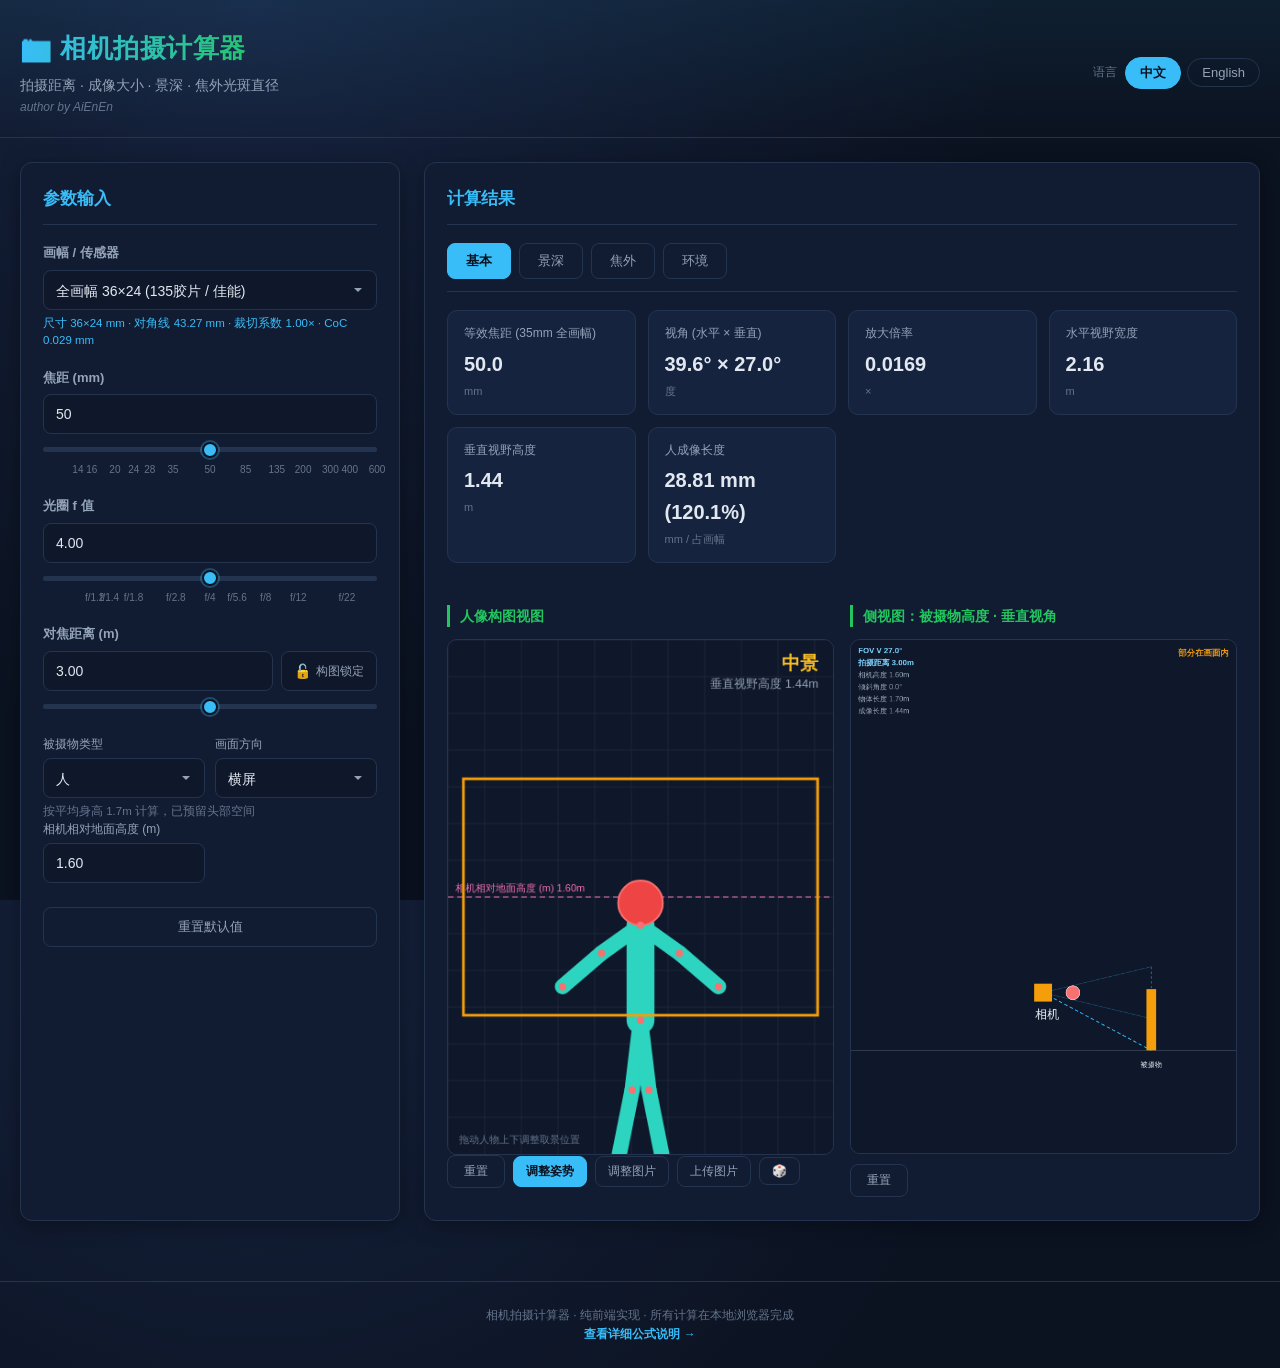
<file: index.html>
<!DOCTYPE html>
<html lang="zh-CN">
<head>
<meta charset="UTF-8">
<meta name="viewport" content="width=device-width, initial-scale=1.0">
<title>相机拍摄计算器 | Camera Calculator</title>
<link rel="stylesheet" href="css/common.css">
<link rel="stylesheet" href="css/web.css">
<link rel="stylesheet" href="css/mobile.css">
</head>
<body data-result-tab="basic" data-mode="person" data-mobile-panel="result" data-fov-lock="false">
<header class="app-header">
  <div class="header-inner">
    <div class="header-text">
      <h1 data-i18n="appTitle">📷 相机拍摄计算器</h1>
      <p class="subtitle" data-i18n="subtitle">拍摄距离 · 成像大小 · 景深 · 焦外光斑直径</p>
      <p class="author">author by AiEnEn</p>
    </div>
    <div class="lang-switch">
      <span class="lang-label" data-i18n="langLabel">语言</span>
      <button class="lang-btn active" data-lang="zh" data-i18n="langZh">中文</button>
      <button class="lang-btn" data-lang="en" data-i18n="langEn">English</button>
    </div>
  </div>
</header>

<div class="mobile-nav">
  <button class="mobile-nav-btn" id="toggleInputBtn" data-i18n="inputTitle">参数输入</button>
  <button class="mobile-nav-btn" id="toggleResultBtn" data-i18n="resultTitle">计算结果</button>
</div>

<main class="app-main">
  <div class="app-main-calc">

  <!-- ============ Input panel ============ -->
  <section class="panel panel-input" id="panelInput">
    <h2 data-i18n="inputTitle">参数输入</h2>

    <!-- Basic parameters: always visible -->
    <div class="field-group" data-group="common">
      <label for="sensor" data-i18n="sensor">画幅 / 传感器</label>
      <select id="sensor"></select>
      <div class="hint" id="sensorInfo"></div>
    </div>

    <div class="field-group" data-group="common">
      <label for="focal" data-i18n="focal">焦距 (mm)</label>
      <input type="number" id="focal" value="50" min="1" max="2000" step="0.1">
      <input type="range" id="focalRange" min="0" max="1000" step="1" value="500" class="slider">
      <div class="tick-bar" id="focalTickBar"></div>
    </div>

    <div class="field-group" data-group="common">
      <label for="aperture" data-i18n="aperture">光圈 f 值</label>
      <input type="number" id="aperture" value="4" min="0.7" max="64" step="0.1">
      <input type="range" id="apertureRange" min="0" max="1000" step="1" value="500" class="slider">
      <div class="tick-bar" id="apertureTickBar"></div>
    </div>

    <div class="field-group" data-group="common">
      <label for="distance" data-i18n="distance">对焦距离 (m)</label>
      <div class="distance-input-row">
        <input type="number" id="distance" value="3" min="0.01" max="10000" step="0.01">
        <button class="lock-btn" id="compLockBtn" type="button" aria-pressed="false" title="构图锁定">
          <span class="lock-icon" id="compLockIcon">🔓</span>
          <span data-i18n="compLock">构图锁定</span>
        </button>
      </div>
      <input type="range" id="distanceRange" min="0" max="1000" step="1" value="500" class="slider">
    </div>

    <!-- Person: collapsible section -->
    <div class="collapsible input-group" data-group="person">
      <input type="checkbox" id="acc-person" class="collapsible-toggle">
      <label for="acc-person" class="collapsible-header"><span data-i18n="personTab">人物</span></label>
      <div class="collapsible-body">
        <div class="field-group" data-group="person">
          <div class="row-2">
            <div class="subj-col">
              <label for="subjectType" data-i18n="subjectType">被摄物类型</label>
              <select id="subjectType">
                <option value="person" selected data-i18n="subjectTypePerson">人</option>
                <option value="object" data-i18n="subjectTypeObject">物体</option>
              </select>
            </div>
            <div class="subj-col" id="orientationWrap">
              <label for="orientation" data-i18n="orientation">画面方向</label>
              <select id="orientation">
                <option value="landscape" selected data-i18n="orientationLandscape">横屏</option>
                <option value="portrait" data-i18n="orientationPortrait">竖屏</option>
              </select>
            </div>
          </div>
          <div class="hint" id="personHint" data-i18n="personHeightHint">按平均身高 1.7m 计算，已预留头部空间</div>
          <div class="row-2" id="eyeHeightRow">
            <div class="subj-col">
              <label for="eyeHeight" data-i18n="eyeHeight">相机相对人眼高度 (m)</label>
              <input type="number" id="eyeHeight" value="1.6" min="0" max="3" step="0.01">
            </div>
          </div>
        </div>

        <div class="field-group" data-group="person" id="subjectSizeGroup">
          <label data-i18n="subjectSizeGroup">被摄物尺寸 (m)</label>
          <div class="row-2">
            <div class="subj-col">
              <label for="subjectWidth" class="sub-label" data-i18n="subjectWidth">水平宽度</label>
              <input type="number" id="subjectWidth" value="0.6" min="0.001" max="1000" step="0.01">
            </div>
            <div class="subj-col">
              <label for="subjectHeight" class="sub-label" data-i18n="subjectHeight">垂直高度</label>
              <input type="number" id="subjectHeight" value="1.7" min="0.001" max="1000" step="0.01">
            </div>
          </div>
          <div class="hint" data-i18n="subjectSizeHint">用于计算成像大小及构图（如人物宽 0.6m、高 1.7m）</div>
        </div>
      </div>
    </div>

    <!-- Depth of field: collapsible section -->
    <div class="collapsible input-group" data-group="dof">
      <input type="checkbox" id="acc-dof" class="collapsible-toggle">
      <label for="acc-dof" class="collapsible-header"><span data-i18n="tabDof">景深</span></label>
      <div class="collapsible-body">
        <div class="field-group" data-group="dof">
          <div class="row-2">
            <div class="subj-col">
              <label for="cocPreset" data-i18n="cocPreset">景深清晰度标准</label>
              <select id="cocPreset">
                <option value=""></option>
                <option value="normal" selected data-i18n="cocNormal">一般（标准）</option>
                <option value="loose" data-i18n="cocLoose">宽松（景深更深）</option>
                <option value="strict" data-i18n="cocStrict">严格（景深更浅）</option>
              </select>
            </div>
            <div class="subj-col">
              <label for="cocValue" data-i18n="cocValueLabel">CoC 直径 (mm)</label>
              <input type="number" id="cocValue" value="0.030" min="0.001" max="0.2" step="0.001">
            </div>
          </div>
          <div class="hint" data-i18n="cocHint">CoC 越小 = 对清晰度要求越严格，计算的景深越浅</div>
        </div>
      </div>
    </div>

    <!-- Bokeh: collapsible section -->
    <div class="collapsible input-group" data-group="bokeh">
      <input type="checkbox" id="acc-bokeh" class="collapsible-toggle">
      <label for="acc-bokeh" class="collapsible-header"><span data-i18n="tabBokeh">焦外</span></label>
      <div class="collapsible-body">
        <div class="field-group" data-group="bokeh">
          <div class="row-2">
            <div class="subj-col">
              <label for="bgOffset"><span data-i18n="bgDistance">焦外到对焦点距离 (m)</span> <span class="opt" data-i18n="optional">可选</span></label>
              <input type="number" id="bgOffset" value="7" min="-99999" max="100000" step="0.1">
            </div>
            <div class="subj-col">
              <label for="bgLightSize"><span data-i18n="bgLightSize">焦外光源实际直径 (m)</span> <span class="opt" data-i18n="optional">可选</span></label>
              <input type="number" id="bgLightSize" value="0" min="0" max="100" step="0.01">
            </div>
          </div>
          <div class="hint" data-i18n="bgDistanceHint">负值为对焦点前方（前景），正值为对焦点后方（后景）</div>
        </div>
      </div>
    </div>

    <!-- Environment (EV): collapsible section, shown only on the EV tab -->
    <div class="collapsible input-group" data-group="ev">
      <input type="checkbox" id="acc-ev" class="collapsible-toggle">
      <label for="acc-ev" class="collapsible-header"><span data-i18n="tabEv">环境</span></label>
      <div class="collapsible-body">
        <div class="field-group" data-group="ev">
          <div class="row-2">
            <div class="subj-col">
              <label for="evStabStops" data-i18n="evStabStops">防抖等级 (档)</label>
              <select id="evStabStops">
                <option value="0" selected data-i18n="evStabOff">无防抖</option>
                <option value="1">1</option>
                <option value="2">2</option>
                <option value="3">3</option>
                <option value="4">4</option>
                <option value="5">5</option>
                <option value="6">6</option>
                <option value="7">7</option>
                <option value="8">8</option>
              </select>
            </div>
            <div class="subj-col">
              <label for="evManualShutter" data-i18n="evManualShutter">手动安全快门 (1/x s)</label>
              <input type="number" id="evManualShutter" placeholder="—" min="1" max="8000" step="1">
            </div>
          </div>
          <div class="hint" data-i18n="evStabHint">安全快门 = 1/(焦距 ÷ 2^防抖档数)，且不低于 1/60 s；手动填写后优先使用手动值</div>
        </div>
        <div class="field-group" data-group="ev">
          <label for="evSafeIso" data-i18n="evSafeIsoLabel">安全 ISO</label>
          <input type="number" id="evSafeIso" value="6400" min="50" max="409600" step="50">
          <div class="hint" data-i18n="evSafeIsoHint">按画幅自动给出默认值，可手动修改</div>
        </div>
      </div>
    </div>

    <button id="resetBtn" class="btn-secondary" data-i18n="reset">重置默认值</button>
  </section>

  <!-- ============ Result panel ============ -->
  <section class="panel panel-result" id="panelResult">
    <h2 data-i18n="resultTitle">计算结果</h2>

    <div class="tab-bar">
      <button class="tab-btn active" data-tab="basic" data-i18n="tabBasic">基本</button>
      <button class="tab-btn" data-tab="dof" data-i18n="tabDof">景深</button>
      <button class="tab-btn" data-tab="bokeh" data-i18n="tabBokeh">焦外</button>
      <button class="tab-btn" data-tab="ev" data-i18n="tabEv">环境</button>
    </div>

    <!-- Basic -->
    <div class="tab-panel active" id="tab-basic">
      <div class="result-grid" id="objectCards">
        <div class="card">
          <div class="card-title" data-i18n="equivFocal">等效焦距 (35mm 全画幅)</div>
          <div class="card-value" id="rEquivFocal">—</div>
          <div class="card-unit" data-i18n="unitMm">mm</div>
        </div>
        <div class="card">
          <div class="card-title" data-i18n="fov">视角 (水平 × 垂直)</div>
          <div class="card-value" id="rFov">—</div>
          <div class="card-unit" data-i18n="unitDeg">度</div>
        </div>
        <div class="card">
          <div class="card-title" data-i18n="magnification">放大倍率</div>
          <div class="card-value" id="rMagnification">—</div>
          <div class="card-unit" data-i18n="unitTimes">×</div>
        </div>
        <div class="card">
          <div class="card-title" data-i18n="fovWidth">水平视野宽度</div>
          <div class="card-value" id="rFovWidth">—</div>
          <div class="card-unit" data-i18n="unitM">m</div>
        </div>
        <div class="card">
          <div class="card-title" data-i18n="fovHeight">垂直视野高度</div>
          <div class="card-value" id="rFovHeight">—</div>
          <div class="card-unit" data-i18n="unitM">m</div>
        </div>
        <div class="card" id="imageWidthCard">
          <div class="card-title" data-i18n="imageWidth">成像宽度</div>
          <div class="card-value" id="rImageWidth">—</div>
          <div class="card-unit" data-i18n="unitMmRatio">mm / 占画幅</div>
        </div>
        <div class="card" id="imageHeightCard">
          <div class="card-title" data-i18n="imageHeight">成像高度</div>
          <div class="card-value" id="rImageHeight">—</div>
          <div class="card-unit" data-i18n="unitMmRatio">mm / 占画幅</div>
        </div>
        <div class="card" id="personImagingCard">
          <div class="card-title" data-i18n="personImagingLength">人成像长度</div>
          <div class="card-value" id="rPersonImaging">—</div>
          <div class="card-unit" data-i18n="unitMmRatio">mm / 占画幅</div>
        </div>
      </div>

      <div class="scene-row">
        <!-- Portrait framing view (person mode only) -->
        <div class="collapsible view-details" id="personSceneWrap">
          <input type="checkbox" id="acc-person-view" class="collapsible-toggle">
          <label for="acc-person-view" class="collapsible-header"><span data-i18n="scenePersonVisual">人像构图视图</span></label>
          <div class="collapsible-body">
            <div class="visual-wrap">
              <canvas id="personCanvas" width="420" height="560"></canvas>
              <div class="person-toolbar">
                <button class="view-reset-btn" id="resetPortraitBtn" type="button" data-i18n="viewReset">重置</button>
                <button class="person-mode-btn active" type="button" data-mode="pose" data-i18n="editPose">调整姿势</button>
                <button class="person-mode-btn" type="button" data-mode="pan" data-i18n="panImage">调整图片</button>
                <button class="person-mode-btn" type="button" id="personImageUploadBtn" data-i18n="uploadImage">上传图片</button>
                <button class="person-mode-btn danger" type="button" id="removePersonImageBtn" data-i18n="removeImage" hidden>移除图片</button>
                <button class="person-mode-btn" type="button" id="randomPoseBtn" title="随机姿势">🎲</button>
                <input type="file" id="personImageInput" accept="image/*" hidden>
              </div>
            </div>
          </div>
        </div>

        <!-- Top view horizontal reference (object mode only) -->
        <div class="collapsible view-details" id="topViewWrap">
          <input type="checkbox" id="acc-top-view" class="collapsible-toggle">
          <label for="acc-top-view" class="collapsible-header"><span data-i18n="sceneTopVisual">俯视图：相机与被摄物距离</span></label>
          <div class="collapsible-body">
            <div class="visual-wrap">
              <canvas id="sceneTopCanvas" width="640" height="853"></canvas>
              <button class="view-reset-btn" id="resetTopBtn" type="button" data-i18n="viewReset">重置</button>
            </div>
          </div>
        </div>

        <!-- Side view vertical reference (shared by person and object modes) -->
        <div class="collapsible view-details" id="sideViewWrap">
          <input type="checkbox" id="acc-side-view" class="collapsible-toggle">
          <label for="acc-side-view" class="collapsible-header"><span data-i18n="sceneSideVisual">侧视图：被摄物高度 · 垂直视角</span></label>
          <div class="collapsible-body">
            <div class="visual-wrap">
              <canvas id="sceneSideCanvas" width="640" height="853"></canvas>
              <button class="view-reset-btn" id="resetSideBtn" type="button" data-i18n="viewReset">重置</button>
            </div>
          </div>
        </div>
      </div>
    </div>

    <!-- Depth of field -->
    <div class="tab-panel" id="tab-dof">
      <div class="result-grid">
        <div class="card highlight">
          <div class="card-title" data-i18n="dofTotal">总景深</div>
          <div class="card-value" id="rDofTotal">—</div>
          <div class="card-unit" data-i18n="unitM">m</div>
        </div>
        <div class="card">
          <div class="card-title" data-i18n="dofNear">前景深</div>
          <div class="card-value" id="rDofNear">—</div>
          <div class="card-unit" data-i18n="unitM">m</div>
        </div>
        <div class="card">
          <div class="card-title" data-i18n="dofFar">后景深</div>
          <div class="card-value" id="rDofFar">—</div>
          <div class="card-unit" data-i18n="unitM">m</div>
        </div>
        <div class="card">
          <div class="card-title" data-i18n="dofRange">清晰范围</div>
          <div class="card-value" id="rDofRange">—</div>
          <div class="card-unit" data-i18n="unitM">m</div>
        </div>
        <div class="card">
          <div class="card-title" data-i18n="hyperfocal">超焦距</div>
          <div class="card-value" id="rHyperfocal">—</div>
          <div class="card-unit" data-i18n="unitM">m</div>
        </div>
        <div class="card">
          <div class="card-title" data-i18n="entrancePupil">入瞳直径</div>
          <div class="card-value" id="rEntrancePupil">—</div>
          <div class="card-unit" data-i18n="unitMm">mm</div>
        </div>
        <div class="card" id="dofLevelCard">
          <div class="card-title" data-i18n="dofLevel">景深等级</div>
          <div class="card-value" id="rDofLevel">—</div>
          <div class="card-unit" id="rDofLevelUnit">—</div>
        </div>
        <div class="card" id="dofSharpCard">
          <div class="card-title" data-i18n="dofSharpRangeTitle">清晰对象</div>
          <div class="card-value" id="rDofSharp">—</div>
          <div class="card-unit" data-i18n="dofSharpUnit">按人像拍摄经验估算</div>
        </div>
      </div>

      <div class="collapsible view-details">
        <input type="checkbox" id="acc-dof-view" class="collapsible-toggle">
        <label for="acc-dof-view" class="collapsible-header"><span data-i18n="dofVisual">景深可视化</span></label>
        <div class="collapsible-body">
          <div class="visual-wrap">
            <canvas id="dofCanvas" width="900" height="240"></canvas>
            <button class="view-reset-btn" id="resetDofBtn" type="button" data-i18n="viewReset">重置</button>
          </div>
        </div>
      </div>
    </div>

    <!-- Bokeh -->
    <div class="tab-panel" id="tab-bokeh">
      <div class="result-grid">
        <div class="card highlight">
          <div class="card-title" data-i18n="bokehSensor">焦外光斑直径（传感器上）</div>
          <div class="card-value" id="rBokehSensor">—</div>
          <div class="card-unit" data-i18n="unitMm">mm</div>
        </div>
        <div class="card">
          <div class="card-title" data-i18n="bokehRatio">光斑占画幅比例</div>
          <div class="card-value" id="rBokehRatio">—</div>
          <div class="card-unit" data-i18n="unitPercent">%</div>
        </div>
        <div class="card">
          <div class="card-title" data-i18n="bokehPixels">光斑像素直径</div>
          <div class="card-value" id="rBokehPixels">—</div>
          <div class="card-unit" data-i18n="unitPx">px</div>
        </div>
        <div class="card">
          <div class="card-title" data-i18n="bokehBlur">背景模糊程度</div>
          <div class="card-value" id="rBokehBlur">—</div>
          <div class="card-unit" data-i18n="unitLevel">等级</div>
        </div>
      </div>

      <div class="collapsible view-details">
        <input type="checkbox" id="acc-bokeh-view" class="collapsible-toggle">
        <label for="acc-bokeh-view" class="collapsible-header"><span data-i18n="bokehVisual">焦外光斑预览 (3:2)</span></label>
        <div class="collapsible-body">
          <div class="visual-wrap">
            <canvas id="bokehCanvas" width="900" height="560"></canvas>
          </div>
        </div>
      </div>
    </div>

    <!-- Environment (EV) -->
    <div class="tab-panel" id="tab-ev">
      <div class="result-grid">
        <div class="card highlight">
          <div class="card-title" data-i18n="evMinCard">最暗可拍环境</div>
          <div class="card-value" id="rEvMin">—</div>
          <div class="card-unit" id="rEvMinScene">—</div>
        </div>
        <div class="card">
          <div class="card-title" data-i18n="evSafeShutterCard">安全快门</div>
          <div class="card-value" id="rEvSafeShutter">—</div>
          <div class="card-unit" id="rEvSafeIso">—</div>
        </div>
      </div>

      <div class="collapsible view-details" id="evViewWrap">
        <input type="checkbox" id="acc-ev-view" class="collapsible-toggle">
        <label for="acc-ev-view" class="collapsible-header"><span data-i18n="evViewVisual">环境适应视图</span></label>
        <div class="collapsible-body">
          <div class="visual-wrap">
            <canvas id="evCanvas" width="900" height="280"></canvas>
          </div>

          <div class="ev-combos">
            <div class="ev-combos-title" data-i18n="evCombosTitle">曝光组合</div>
            <div class="ev-combo-list" id="evComboList"></div>
            <button class="ev-add-btn" id="evAddComboBtn" type="button" data-i18n="evAddCombo">+ 添加曝光组合</button>
          </div>
        </div>
      </div>

      <div class="conclusion-box">
        <h3 class="section-title" data-i18n="evSuitableTitle">环境适应结论</h3>
        <p id="evSuitableText">—</p>
      </div>

      <div class="collapsible view-details ev-table-view">
        <input type="checkbox" id="acc-ev-table" class="collapsible-toggle">
        <label for="acc-ev-table" class="collapsible-header"><span data-i18n="evTableTitle">EV 典型环境参考表</span></label>
        <div class="collapsible-body">
          <div class="ev-table-wrap">
            <table class="ev-table" id="evTable"></table>
          </div>
        </div>
      </div>
    </div>
  </section>

  </div>
</main>

<footer class="app-footer">
  <p data-i18n="footer">相机拍摄计算器 · 纯前端实现 · 所有计算在本地浏览器完成</p>
  <p><a href="formulas.html" class="formula-link" data-i18n="formulaLink">查看详细公式说明 →</a></p>
</footer>

<script src="js/sensors.js"></script>
<script src="js/calc.js"></script>
<script src="js/i18n.js"></script>
<script src="js/data.js"></script>
<script src="js/FieldVisualizationView.js"></script>
<script src="js/BokehPreview.js"></script>
<script src="js/CameraDistanceView.js"></script>
<script src="js/EvView.js"></script>
<script src="js/stickMan.js"></script>
<script src="js/PortraitView.js"></script>
<script src="js/app.js"></script>
</body>
</html>
</file>
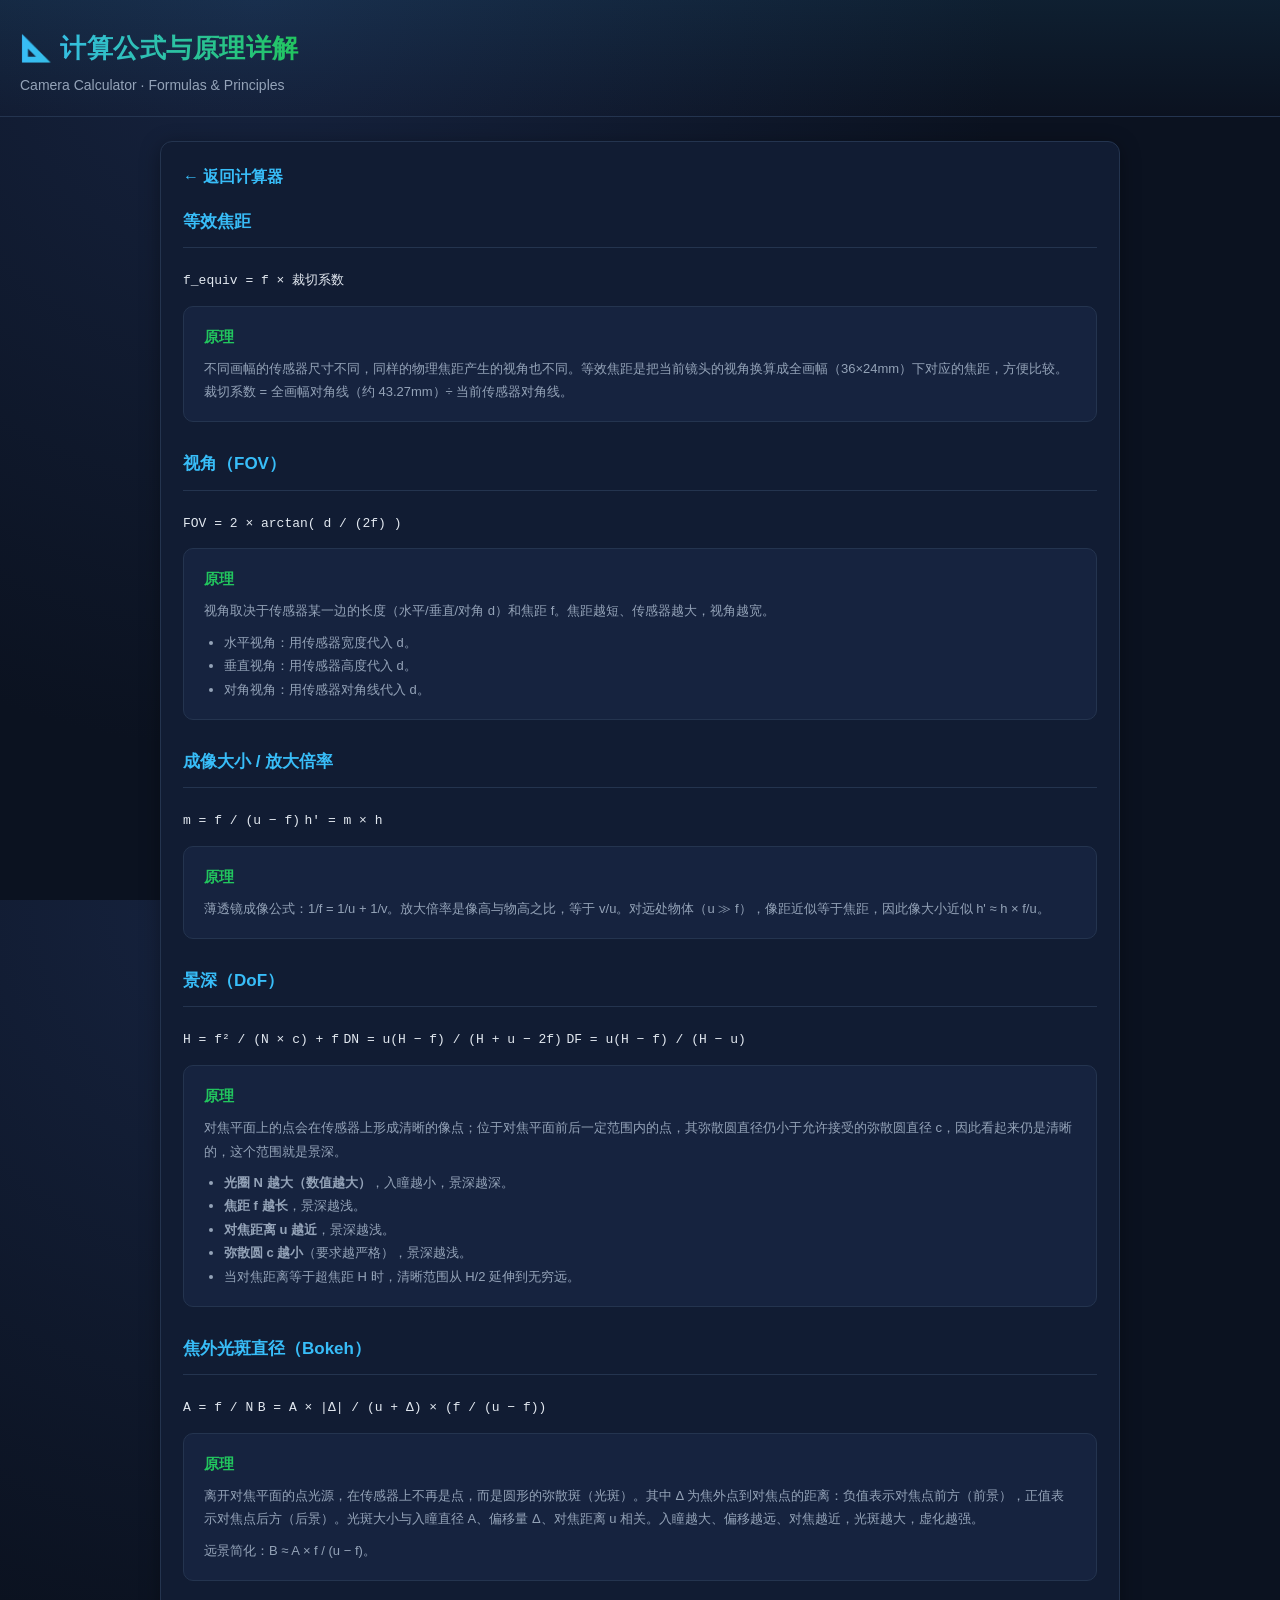
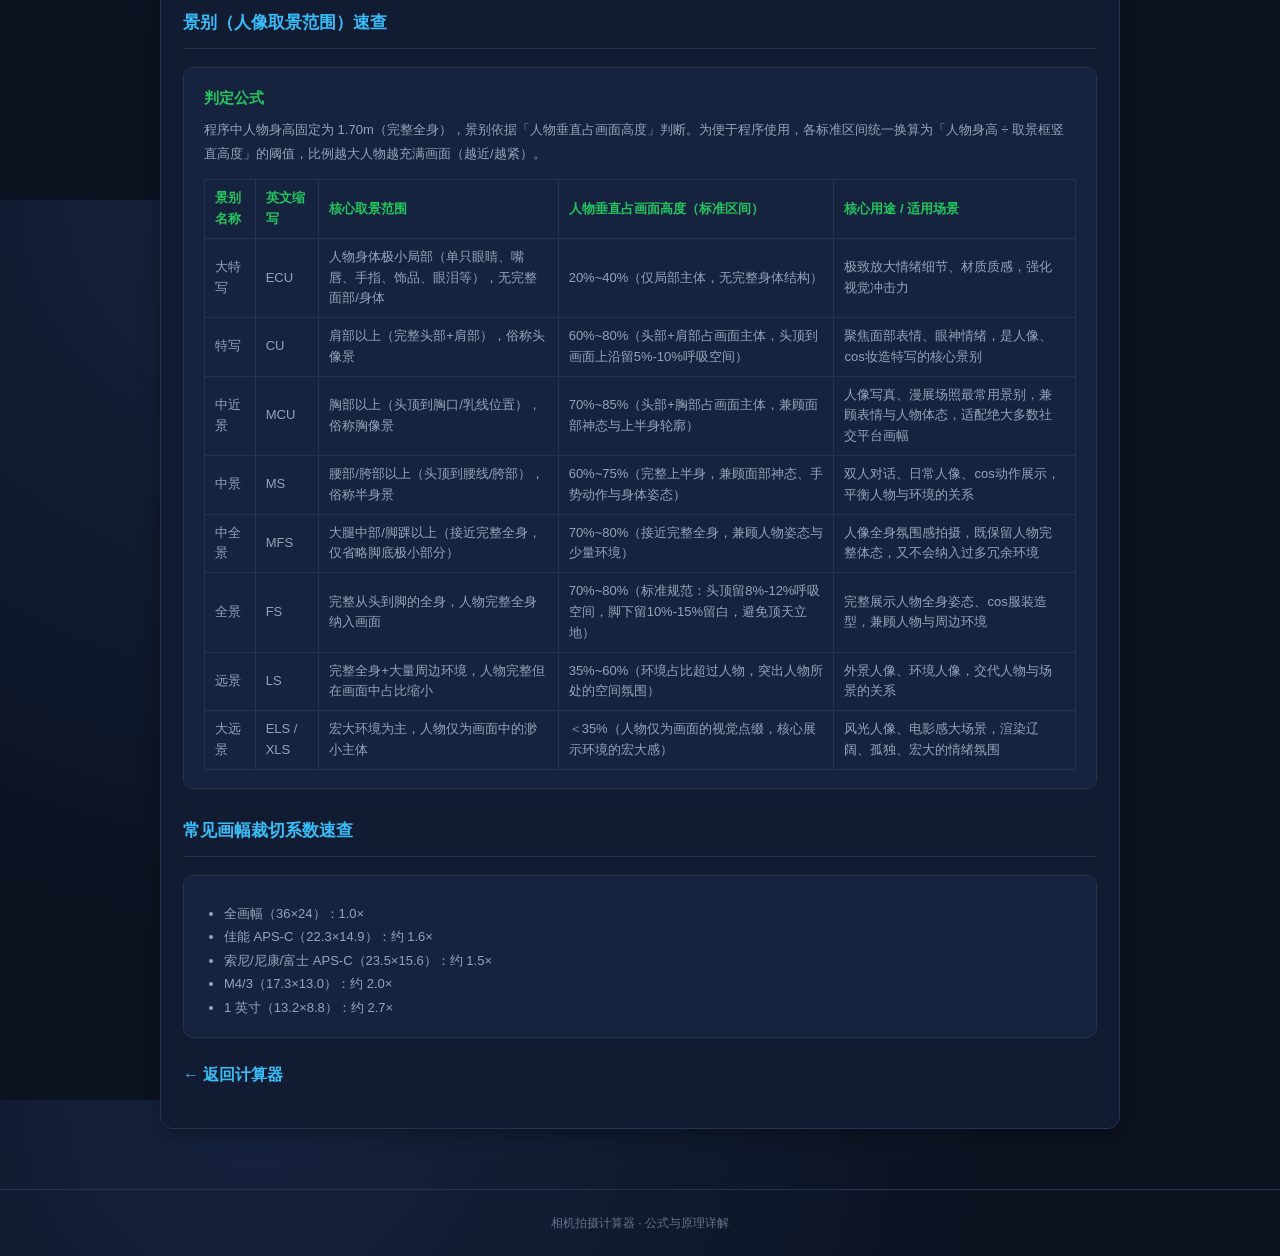
<file: formulas.html>
<!DOCTYPE html>
<html lang="zh-CN">
<head>
<meta charset="UTF-8">
<meta name="viewport" content="width=device-width, initial-scale=1.0">
<title>公式说明 | Camera Calculator</title>
<link rel="stylesheet" href="css/common.css">
<style>
  .back-link { display:inline-block; margin-bottom:18px; color:var(--accent); text-decoration:none; font-weight:600; }
  .back-link:hover { text-decoration:underline; }
  .formula-page { max-width:1000px; grid-template-columns: 1fr; }
  .principle { background:var(--panel-2); border:1px solid var(--border); border-radius:10px; padding:18px 20px; margin-top:14px; }
  .principle h3 { font-size:15px; color:var(--accent-2); margin-bottom:8px; }
  .principle p { font-size:13px; color:var(--text-dim); line-height:1.8; }
  .principle ul { margin:8px 0 0 20px; font-size:13px; color:var(--text-dim); line-height:1.8; }
  .ref-table { width:100%; border-collapse:collapse; margin-top:14px; font-size:13px; }
  .ref-table th, .ref-table td { border:1px solid var(--border); padding:8px 10px; text-align:left; color:var(--text-dim); }
  .ref-table th { background:var(--panel-2); color:var(--accent-2); font-weight:600; }
</style>
</head>
<body>
<header class="app-header">
  <div class="header-inner">
    <div class="header-text">
      <h1>📐 计算公式与原理详解</h1>
      <p class="subtitle">Camera Calculator · Formulas & Principles</p>
    </div>
  </div>
</header>

<main class="app-main formula-page">
  <section class="panel">
    <a href="index.html" class="back-link">← 返回计算器</a>
    <h2>等效焦距</h2>
    <code>f_equiv = f × 裁切系数</code>
    <div class="principle">
      <h3>原理</h3>
      <p>不同画幅的传感器尺寸不同，同样的物理焦距产生的视角也不同。等效焦距是把当前镜头的视角换算成全画幅（36×24mm）下对应的焦距，方便比较。裁切系数 = 全画幅对角线（约 43.27mm）÷ 当前传感器对角线。</p>
    </div>

    <h2 style="margin-top:28px;">视角（FOV）</h2>
    <code>FOV = 2 × arctan( d / (2f) )</code>
    <div class="principle">
      <h3>原理</h3>
      <p>视角取决于传感器某一边的长度（水平/垂直/对角 d）和焦距 f。焦距越短、传感器越大，视角越宽。</p>
      <ul>
        <li>水平视角：用传感器宽度代入 d。</li>
        <li>垂直视角：用传感器高度代入 d。</li>
        <li>对角视角：用传感器对角线代入 d。</li>
      </ul>
    </div>

    <h2 style="margin-top:28px;">成像大小 / 放大倍率</h2>
    <code>m = f / (u − f)</code>
    <code>h' = m × h</code>
    <div class="principle">
      <h3>原理</h3>
      <p>薄透镜成像公式：1/f = 1/u + 1/v。放大倍率是像高与物高之比，等于 v/u。对远处物体（u ≫ f），像距近似等于焦距，因此像大小近似 h' ≈ h × f/u。</p>
    </div>

    <h2 style="margin-top:28px;">景深（DoF）</h2>
    <code>H = f² / (N × c) + f</code>
    <code>DN = u(H − f) / (H + u − 2f)</code>
    <code>DF = u(H − f) / (H − u)</code>
    <div class="principle">
      <h3>原理</h3>
      <p>对焦平面上的点会在传感器上形成清晰的像点；位于对焦平面前后一定范围内的点，其弥散圆直径仍小于允许接受的弥散圆直径 c，因此看起来仍是清晰的，这个范围就是景深。</p>
      <ul>
        <li><strong>光圈 N 越大（数值越大）</strong>，入瞳越小，景深越深。</li>
        <li><strong>焦距 f 越长</strong>，景深越浅。</li>
        <li><strong>对焦距离 u 越近</strong>，景深越浅。</li>
        <li><strong>弥散圆 c 越小</strong>（要求越严格），景深越浅。</li>
        <li>当对焦距离等于超焦距 H 时，清晰范围从 H/2 延伸到无穷远。</li>
      </ul>
    </div>

    <h2 style="margin-top:28px;">焦外光斑直径（Bokeh）</h2>
    <code>A = f / N</code>
    <code>B = A × |Δ| / (u + Δ) × (f / (u − f))</code>
    <div class="principle">
      <h3>原理</h3>
      <p>离开对焦平面的点光源，在传感器上不再是点，而是圆形的弥散斑（光斑）。其中 Δ 为焦外点到对焦点的距离：负值表示对焦点前方（前景），正值表示对焦点后方（后景）。光斑大小与入瞳直径 A、偏移量 Δ、对焦距离 u 相关。入瞳越大、偏移越远、对焦越近，光斑越大，虚化越强。</p>
      <p style="margin-top:8px;">远景简化：B ≈ A × f / (u − f)。</p>
    </div>

    <h2 style="margin-top:28px;">景别（人像取景范围）速查</h2>
    <div class="principle">
      <h3>判定公式</h3>
      <p>程序中人物身高固定为 1.70m（完整全身），景别依据「人物垂直占画面高度」判断。为便于程序使用，各标准区间统一换算为「人物身高 ÷ 取景框竖直高度」的阈值，比例越大人物越充满画面（越近/越紧）。</p>
      <table class="ref-table">
        <thead>
          <tr>
            <th>景别名称</th>
            <th>英文缩写</th>
            <th>核心取景范围</th>
            <th>人物垂直占画面高度（标准区间）</th>
            <th>核心用途 / 适用场景</th>
          </tr>
        </thead>
        <tbody>
          <tr><td>大特写</td><td>ECU</td><td>人物身体极小局部（单只眼睛、嘴唇、手指、饰品、眼泪等），无完整面部/身体</td><td>20%~40%（仅局部主体，无完整身体结构）</td><td>极致放大情绪细节、材质质感，强化视觉冲击力</td></tr>
          <tr><td>特写</td><td>CU</td><td>肩部以上（完整头部+肩部），俗称头像景</td><td>60%~80%（头部+肩部占画面主体，头顶到画面上沿留5%-10%呼吸空间）</td><td>聚焦面部表情、眼神情绪，是人像、cos妆造特写的核心景别</td></tr>
          <tr><td>中近景</td><td>MCU</td><td>胸部以上（头顶到胸口/乳线位置），俗称胸像景</td><td>70%~85%（头部+胸部占画面主体，兼顾面部神态与上半身轮廓）</td><td>人像写真、漫展场照最常用景别，兼顾表情与人物体态，适配绝大多数社交平台画幅</td></tr>
          <tr><td>中景</td><td>MS</td><td>腰部/胯部以上（头顶到腰线/胯部），俗称半身景</td><td>60%~75%（完整上半身，兼顾面部神态、手势动作与身体姿态）</td><td>双人对话、日常人像、cos动作展示，平衡人物与环境的关系</td></tr>
          <tr><td>中全景</td><td>MFS</td><td>大腿中部/脚踝以上（接近完整全身，仅省略脚底极小部分）</td><td>70%~80%（接近完整全身，兼顾人物姿态与少量环境）</td><td>人像全身氛围感拍摄，既保留人物完整体态，又不会纳入过多冗余环境</td></tr>
          <tr><td>全景</td><td>FS</td><td>完整从头到脚的全身，人物完整全身纳入画面</td><td>70%~80%（标准规范：头顶留8%-12%呼吸空间，脚下留10%-15%留白，避免顶天立地）</td><td>完整展示人物全身姿态、cos服装造型，兼顾人物与周边环境</td></tr>
          <tr><td>远景</td><td>LS</td><td>完整全身+大量周边环境，人物完整但在画面中占比缩小</td><td>35%~60%（环境占比超过人物，突出人物所处的空间氛围）</td><td>外景人像、环境人像，交代人物与场景的关系</td></tr>
          <tr><td>大远景</td><td>ELS / XLS</td><td>宏大环境为主，人物仅为画面中的渺小主体</td><td>＜35%（人物仅为画面的视觉点缀，核心展示环境的宏大感）</td><td>风光人像、电影感大场景，渲染辽阔、孤独、宏大的情绪氛围</td></tr>
        </tbody>
      </table>
    </div>

    <h2 style="margin-top:28px;">常见画幅裁切系数速查</h2>
    <div class="principle">
      <ul>
        <li>全画幅（36×24）：1.0×</li>
        <li>佳能 APS-C（22.3×14.9）：约 1.6×</li>
        <li>索尼/尼康/富士 APS-C（23.5×15.6）：约 1.5×</li>
        <li>M4/3（17.3×13.0）：约 2.0×</li>
        <li>1 英寸（13.2×8.8）：约 2.7×</li>
      </ul>
    </div>

    <p style="margin-top:24px;"><a href="index.html" class="back-link">← 返回计算器</a></p>
  </section>
</main>

<footer class="app-footer">
  <p>相机拍摄计算器 · 公式与原理详解</p>
</footer>
</body>
</html>
</file>
<file: css/common.css>
/* ============================================================
   common.css
   Shared styles: theme variables, base typography and component
   look-and-feel for all viewports. Layout and panel visibility are
   handled by web.css / mobile.css; logical state is driven by the
   <body data-*=""> attributes (JS only writes those attributes).
   ============================================================ */

:root {
  --bg: #0b1220;
  --bg-2: #0f172a;
  --panel: #111c33;
  --panel-2: #16233f;
  --border: #24344f;
  --text: #e2e8f0;
  --text-dim: #94a3b8;
  --text-mute: #64748b;
  --accent: #38bdf8;
  --accent-2: #22c55e;
  --accent-warm: #f59e0b;
  --danger: #f87171;
  --radius: 12px;
  --shadow: 0 4px 20px rgba(0, 0, 0, 0.35);
}

* {
  box-sizing: border-box;
  margin: 0;
  padding: 0;
}

[hidden] {
  display: none !important;
}

html, body {
  height: 100%;
}

body {
  font-family: -apple-system, BlinkMacSystemFont, "Segoe UI", "PingFang SC",
    "Hiragino Sans GB", "Microsoft YaHei", sans-serif;
  background: radial-gradient(circle at 20% 0%, #16233f 0%, var(--bg) 55%);
  color: var(--text);
  line-height: 1.6;
  min-height: 100vh;
  -webkit-font-smoothing: antialiased;
}

/* ---------- Header ---------- */
.app-header {
  padding: 28px 20px 20px;
  border-bottom: 1px solid var(--border);
  background: linear-gradient(180deg, rgba(56, 189, 248, 0.08), transparent);
}

.header-inner {
  max-width: 1400px;
  margin: 0 auto;
  display: flex;
  flex-wrap: wrap;
  align-items: center;
  justify-content: space-between;
  gap: 16px;
}

.app-header h1 {
  font-size: 26px;
  font-weight: 700;
  letter-spacing: 0.5px;
  background: linear-gradient(90deg, #38bdf8, #22c55e);
  -webkit-background-clip: text;
  background-clip: text;
  -webkit-text-fill-color: transparent;
}

.subtitle {
  color: var(--text-dim);
  font-size: 14px;
  margin-top: 4px;
}

.author {
  color: var(--text-mute);
  font-size: 12px;
  margin-top: 2px;
  font-style: italic;
}

/* ---------- Language switch ---------- */
.lang-switch {
  display: flex;
  align-items: center;
  gap: 6px;
  flex-shrink: 0;
}

.lang-label {
  font-size: 12px;
  color: var(--text-mute);
  margin-right: 2px;
}

.lang-btn {
  padding: 6px 14px;
  background: transparent;
  border: 1px solid var(--border);
  border-radius: 18px;
  color: var(--text-dim);
  font-size: 13px;
  font-family: inherit;
  cursor: pointer;
  transition: all 0.15s;
}

.lang-btn:hover {
  border-color: var(--accent);
  color: var(--accent);
}

/* ---------- Bottom switch nav (shown on mobile by mobile.css) ---------- */
.mobile-nav {
  display: none;
}

.mobile-nav-btn {
  flex: 1;
  padding: 10px 0;
  background: var(--panel);
  border: 1px solid var(--border);
  border-radius: 8px;
  color: var(--text-dim);
  font-size: 13px;
  font-family: inherit;
  cursor: pointer;
  transition: all 0.15s;
}

.formula-link {
  color: var(--accent);
  text-decoration: none;
  font-weight: 600;
}

.formula-link:hover {
  text-decoration: underline;
}

/* ---------- Range slider ---------- */
.slider {
  width: 100%;
  margin-top: 8px;
  -webkit-appearance: none;
  appearance: none;
  height: 5px;
  border-radius: 3px;
  background: var(--border);
  cursor: pointer;
}

.slider::-webkit-slider-thumb {
  -webkit-appearance: none;
  appearance: none;
  width: 16px;
  height: 16px;
  border-radius: 50%;
  background: var(--accent);
  border: 2px solid var(--bg);
  box-shadow: 0 0 0 2px rgba(56, 189, 248, 0.3);
  cursor: pointer;
}

.slider::-moz-range-thumb {
  width: 16px;
  height: 16px;
  border-radius: 50%;
  background: var(--accent);
  border: 2px solid var(--bg);
  cursor: pointer;
}

.tick-bar {
  position: relative;
  height: 16px;
  margin-top: 2px;
}

.tick-bar .tick {
  position: absolute;
  transform: translateX(-50%);
  font-size: 10px;
  color: var(--text-mute);
  white-space: nowrap;
}

/* ---------- Main layout container ---------- */
.app-main {
  max-width: 1400px;
  margin: 0 auto;
  padding: 24px 20px 60px;
}

.panel {
  background: var(--panel);
  border: 1px solid var(--border);
  border-radius: var(--radius);
  padding: 22px;
  box-shadow: var(--shadow);
}

.panel-input,
.panel-result {
  display: flex;
  flex-direction: column;
}

.panel h2 {
  font-size: 17px;
  font-weight: 600;
  margin-bottom: 18px;
  padding-bottom: 12px;
  border-bottom: 1px solid var(--border);
  color: var(--accent);
}

.panel-result {
  min-width: 0;
}

/* ---------- Collapsible sections (Person / DoF / Bokeh & views) ----------
   Checkbox hack: collapsed by default (for mobile). On desktop,
   web.css overrides them to "always expanded + hide the toggle". */
.collapsible {
  background: var(--panel-2);
  border: 1px solid var(--border);
  border-radius: 10px;
  margin-bottom: 12px;
  overflow: hidden;
}

.collapsible-toggle {
  position: absolute;
  opacity: 0;
  pointer-events: none;
}

.collapsible-header {
  display: flex;
  align-items: center;
  justify-content: space-between;
  gap: 8px;
  cursor: pointer;
  padding: 11px 14px;
  font-size: 13px;
  font-weight: 600;
  color: var(--text-dim);
  user-select: none;
}

.collapsible-header::after {
  content: "▾";
  color: var(--text-mute);
  font-size: 12px;
  transition: transform 0.15s;
  flex-shrink: 0;
}

.collapsible-toggle:checked ~ .collapsible-header::after {
  transform: rotate(180deg);
}

.collapsible-body {
  display: none;
  padding: 0 14px 14px;
}

.collapsible-toggle:checked ~ .collapsible-body {
  display: block;
}

/* ---------- Forms ---------- */
.field-group {
  margin-bottom: 18px;
}

.field-group label {
  display: block;
  font-size: 13px;
  font-weight: 600;
  color: var(--text-dim);
  margin-bottom: 6px;
}

.field-group .opt {
  font-weight: 400;
  color: var(--text-mute);
  font-size: 11px;
}

.field-group input[type="number"],
.field-group select,
.subj-col input[type="number"],
.subj-col select {
  width: 100%;
  height: 40px;
  padding: 0 12px;
  background: var(--bg-2);
  border: 1px solid var(--border);
  border-radius: 8px;
  color: var(--text);
  font-size: 14px;
  font-family: inherit;
  line-height: 40px;
  transition: border-color 0.15s, box-shadow 0.15s;
}

.field-group input[type="number"]:focus,
.field-group select:focus {
  outline: none;
  border-color: var(--accent);
  box-shadow: 0 0 0 3px rgba(56, 189, 248, 0.15);
}

.field-group select {
  cursor: pointer;
  appearance: none;
  background-image: url("data:image/svg+xml,%3Csvg xmlns='http://www.w3.org/2000/svg' width='12' height='12' viewBox='0 0 12 12'%3E%3Cpath fill='%2394a3b8' d='M6 8L2 4h8z'/%3E%3C/svg%3E");
  background-repeat: no-repeat;
  background-position: right 12px center;
  padding-right: 32px;
}

.field-group select optgroup {
  background: var(--bg-2);
  color: var(--accent);
  font-weight: 600;
}

.field-group select option {
  background: var(--bg-2);
  color: var(--text);
}

.hint {
  font-size: 11.5px;
  color: var(--text-mute);
  margin-top: 5px;
  line-height: 1.5;
}

.row-2 {
  display: grid;
  grid-template-columns: 1fr 1fr;
  gap: 10px;
}

.subj-col > label {
  display: block;
  font-size: 12px;
  font-weight: 500;
  color: var(--text-dim);
  margin-bottom: 4px;
}

.subj-col input[type="number"]:focus,
.subj-col select:focus {
  outline: none;
  border-color: var(--accent);
  box-shadow: 0 0 0 3px rgba(56, 189, 248, 0.15);
}

.subj-col select {
  cursor: pointer;
  appearance: none;
  background-image: url("data:image/svg+xml,%3Csvg xmlns='http://www.w3.org/2000/svg' width='12' height='12' viewBox='0 0 12 12'%3E%3Cpath fill='%2394a3b8' d='M6 8L2 4h8z'/%3E%3C/svg%3E");
  background-repeat: no-repeat;
  background-position: right 12px center;
  padding-right: 32px;
}

#sensorInfo {
  color: var(--accent);
  font-size: 11.5px;
}

.btn-secondary {
  width: 100%;
  padding: 10px;
  margin-top: 6px;
  background: transparent;
  border: 1px solid var(--border);
  border-radius: 8px;
  color: var(--text-dim);
  font-size: 13px;
  font-family: inherit;
  cursor: pointer;
  transition: all 0.15s;
}

.btn-secondary:hover {
  border-color: var(--accent);
  color: var(--accent);
  background: rgba(56, 189, 248, 0.06);
}

/* ---------- Result tabs ---------- */
.tab-bar {
  display: flex;
  flex-wrap: wrap;
  gap: 8px;
  margin-bottom: 18px;
  border-bottom: 1px solid var(--border);
  padding-bottom: 12px;
}

.tab-btn {
  padding: 8px 18px;
  background: transparent;
  border: 1px solid var(--border);
  border-radius: 8px;
  color: var(--text-dim);
  font-size: 13px;
  font-family: inherit;
  cursor: pointer;
  transition: all 0.15s;
}

.tab-btn:hover {
  border-color: var(--accent);
  color: var(--accent);
}

.tab-panel {
  display: none;
  min-height: 520px;
}

body[data-result-tab="basic"] #tab-basic,
body[data-result-tab="dof"] #tab-dof,
body[data-result-tab="bokeh"] #tab-bokeh,
body[data-result-tab="ev"] #tab-ev {
  display: block;
}

/* ---------- Result cards ---------- */
.result-grid {
  display: grid;
  grid-template-columns: repeat(auto-fill, minmax(180px, 1fr));
  gap: 12px;
  margin-bottom: 8px;
}

.card {
  background: var(--panel-2);
  border: 1px solid var(--border);
  border-radius: 10px;
  padding: 14px 16px;
  transition: border-color 0.15s, transform 0.15s;
}

.card:hover {
  border-color: #2f4a6e;
  transform: translateY(-1px);
}

.card.highlight {
  background: linear-gradient(135deg, rgba(56, 189, 248, 0.12), rgba(34, 197, 94, 0.08));
  border-color: rgba(56, 189, 248, 0.4);
}

.card-title {
  font-size: 12px;
  color: var(--text-dim);
  margin-bottom: 6px;
  line-height: 1.4;
}

.card-value {
  font-size: 20px;
  font-weight: 700;
  color: var(--text);
  font-variant-numeric: tabular-nums;
  word-break: break-word;
}

.card.highlight .card-value {
  color: var(--accent);
}

.card-unit {
  font-size: 11px;
  color: var(--text-mute);
  margin-top: 3px;
  line-height: 1.5;
}

.section-title {
  font-size: 14px;
  font-weight: 600;
  color: var(--accent-2);
  margin: 22px 0 12px;
  padding-left: 10px;
  border-left: 3px solid var(--accent-2);
}

/* ---------- Conclusion box ---------- */
.conclusion-box {
  margin-top: 20px;
  padding: 14px 16px;
  background: var(--panel-2);
  border: 1px solid var(--border);
  border-radius: 10px;
}

.conclusion-box .section-title {
  margin: 0 0 6px;
}

.conclusion-box p {
  font-size: 13px;
  color: var(--text-dim);
  line-height: 1.7;
  margin-top: 4px;
}

.conclusion-box p:empty {
  display: none;
}

/* ---------- EV reference table ---------- */
.ev-table-wrap {
  max-height: 340px;
  overflow-y: auto;
  border: 1px solid var(--border);
  border-radius: 8px;
}

.ev-table {
  width: 100%;
  border-collapse: collapse;
  font-size: 12px;
}

.ev-table th,
.ev-table td {
  padding: 6px 10px;
  text-align: left;
  border-bottom: 1px solid var(--border);
  vertical-align: top;
  line-height: 1.5;
}

.ev-table th {
  position: sticky;
  top: 0;
  z-index: 1;
  background: var(--bg-2);
  color: var(--accent);
  font-size: 11px;
  white-space: nowrap;
}

.ev-table tr:last-child td {
  border-bottom: none;
}

.ev-table td.ev-num {
  font-weight: 700;
  color: var(--accent-2);
  white-space: nowrap;
  width: 52px;
}

.ev-table td.ev-name {
  color: var(--text);
  white-space: nowrap;
  font-weight: 600;
  width: 110px;
}

.ev-table td.ev-desc {
  color: var(--text-dim);
}

/* ---------- Visualization ---------- */
.scene-row {
  margin-top: 20px;
}

.visual-wrap {
  margin-top: 20px;
}

.visual-wrap canvas {
  width: 100%;
  height: auto;
  border-radius: 10px;
  border: 1px solid var(--border);
  display: block;
}

/* Interactive canvases: block touch gestures so pointer drags are not
   stolen by page scrolling (critical on mobile). */
#personCanvas,
#sceneTopCanvas,
#sceneSideCanvas,
#dofCanvas {
  touch-action: none;
  user-select: none;
  -webkit-user-select: none;
  -webkit-touch-callout: none;
}

.person-toolbar {
  display: flex;
  flex-wrap: wrap;
  align-items: center;
  gap: 8px;
  margin-bottom: 10px;
}

.person-toolbar .view-reset-btn {
  margin-top: 0;
}

.person-mode-btn {
  padding: 6px 12px;
  background: transparent;
  border: 1px solid var(--border);
  border-radius: 8px;
  color: var(--text-dim);
  font-size: 12px;
  font-family: inherit;
  cursor: pointer;
  transition: all 0.15s;
}

.person-mode-btn:hover {
  border-color: var(--accent);
  color: var(--accent);
}

.person-mode-btn.active {
  background: var(--accent);
  border-color: var(--accent);
  color: #0b1220;
  font-weight: 600;
}

.person-mode-btn.danger:hover {
  border-color: var(--danger);
  color: var(--danger);
}

.view-reset-btn {
  margin-top: 10px;
  padding: 7px 16px;
  background: transparent;
  border: 1px solid var(--border);
  border-radius: 8px;
  color: var(--text-dim);
  font-size: 12px;
  font-family: inherit;
  cursor: pointer;
  transition: all 0.15s;
}

.view-reset-btn:hover {
  border-color: var(--accent);
  color: var(--accent);
  background: rgba(56, 189, 248, 0.06);
}

.view-reset-btn:disabled,
.lock-btn:disabled {
  opacity: 0.45;
  cursor: not-allowed;
}

.distance-input-row {
  display: flex;
  align-items: center;
  gap: 8px;
}

.distance-input-row input {
  flex: 1;
  min-width: 0;
}

input:disabled,
.slider:disabled {
  opacity: 0.5;
  cursor: not-allowed;
}

.lock-btn {
  display: inline-flex;
  align-items: center;
  gap: 5px;
  height: 40px;
  padding: 0 12px;
  background: var(--bg-2);
  border: 1px solid var(--border);
  border-radius: 8px;
  color: var(--text-dim);
  font-size: 12px;
  font-family: inherit;
  white-space: nowrap;
  cursor: pointer;
  transition: all 0.15s;
}

.lock-btn:hover {
  border-color: var(--accent);
  color: var(--accent);
}

.lock-icon {
  font-size: 14px;
}

/* ---------- Footer ---------- */
.app-footer {
  text-align: center;
  padding: 24px;
  color: var(--text-mute);
  font-size: 12px;
  border-top: 1px solid var(--border);
}

/* ============================================================
   Interaction states (driven by body/html data attributes,
   viewport-agnostic)
   ============================================================ */

/* Subject mode: person / object */
body[data-mode="object"] #orientationWrap { display: none; }
body[data-mode="object"] #personHint { display: none; }
body[data-mode="person"] #subjectSizeGroup { display: none; }

body[data-mode="person"] #imageWidthCard { display: none; }
body[data-mode="object"] #imageWidthCard { display: block; }
body[data-mode="person"] #imageHeightCard { display: none; }
body[data-mode="object"] #imageHeightCard { display: block; }
body[data-mode="person"] #personImagingCard { display: block; }
body[data-mode="object"] #personImagingCard { display: none; }

/* Scene views: portrait framing only in person mode,
   top view only in object mode */
body[data-mode="person"] #topViewWrap { display: none; }
body[data-mode="object"] #personSceneWrap { display: none; }

/* Active state: result tabs / bottom nav / language buttons */
body[data-result-tab="basic"] .tab-btn[data-tab="basic"],
body[data-result-tab="dof"] .tab-btn[data-tab="dof"],
body[data-result-tab="bokeh"] .tab-btn[data-tab="bokeh"],
body[data-result-tab="ev"] .tab-btn[data-tab="ev"],
body[data-mobile-panel="input"] #toggleInputBtn,
body[data-mobile-panel="result"] #toggleResultBtn,
html[lang="zh-CN"] .lang-btn[data-lang="zh"],
html[lang="en"] .lang-btn[data-lang="en"] {
  background: var(--accent);
  border-color: var(--accent);
  color: #0b1220;
  font-weight: 600;
}

/* Active state: framing lock button */
body[data-fov-lock="true"] .lock-btn {
  background: rgba(245, 158, 11, 0.15);
  border-color: var(--accent-warm);
  color: var(--accent-warm);
  font-weight: 600;
}
/* EV reference table: rows the camera can already handle */
.ev-table tr.ok td.ev-name {
  color: var(--accent-2);
}

.ev-table tr.ok td.ev-num {
  color: var(--accent-2);
  opacity: 0.85;
}

/* ---------- EV custom exposure combos (view panel) ---------- */
.ev-combos {
  margin-top: 14px;
}

.ev-combos-title {
  font-size: 13px;
  font-weight: 600;
  color: var(--text-dim);
  margin-bottom: 8px;
}

.ev-combo-list {
  display: flex;
  flex-direction: column;
  gap: 8px;
}

.ev-combo-row {
  display: flex;
  align-items: center;
  gap: 8px;
  flex-wrap: wrap;
  padding: 8px 10px;
  background: var(--panel-2);
  border: 1px solid var(--border);
  border-radius: 8px;
}

.ev-combo-dot {
  width: 12px;
  height: 12px;
  border-radius: 50%;
  flex-shrink: 0;
}

.ev-combo-cell input {
  width: 84px;
  height: 34px;
  padding: 0 8px;
  background: var(--bg-2);
  border: 1px solid var(--border);
  border-radius: 6px;
  color: var(--text);
  font-size: 13px;
  font-family: inherit;
}

.ev-combo-cell input:focus {
  outline: none;
  border-color: var(--accent);
}

.ev-combo-result {
  font-size: 12px;
  font-weight: 600;
  color: var(--accent-2);
  margin-left: auto;
}

.ev-combo-del {
  width: 28px;
  height: 28px;
  background: transparent;
  border: 1px solid var(--border);
  border-radius: 6px;
  color: var(--text-mute);
  font-size: 15px;
  line-height: 1;
  cursor: pointer;
  flex-shrink: 0;
  transition: all 0.15s;
}

.ev-combo-del:hover {
  border-color: var(--danger);
  color: var(--danger);
}

.ev-add-btn {
  margin-top: 10px;
  padding: 8px 14px;
  background: transparent;
  border: 1px dashed var(--border);
  border-radius: 8px;
  color: var(--text-dim);
  font-size: 12.5px;
  font-family: inherit;
  cursor: pointer;
  transition: all 0.15s;
}

.ev-add-btn:hover {
  border-color: var(--accent);
  color: var(--accent);
}
</file>
<file: css/web.css>
/* ============================================================
   web.css
   Desktop / tablet layout (>= 601px). Restores the original desktop
   layout (before the mobile redesign):
     - Person / DoF / Bokeh / Ev fields follow the active result tab
     - Visualization views (portrait / top / side / DoF / bokeh) are
       always expanded
   The collapsible (checkbox) behavior applies to mobile only.
   ============================================================ */

@media (min-width: 601px) {
  .app-main-calc {
    display: grid;
    grid-template-columns: 380px 1fr;
    gap: 24px;
    align-items: stretch;
  }

  .mobile-nav {
    display: none;
  }

  #panelInput,
  #panelResult {
    display: flex;
  }

  /* ---------- Input panel: "groups follow the active result tab".
     Basic params (sensor / focal / aperture / focus distance) are shown
     on the Basic tab, and also on the Environment tab (the EV capability
     directly depends on focal length and aperture). */
  .field-group[data-group="common"] {
    display: block;
  }
  body:not([data-result-tab="basic"]):not([data-result-tab="ev"]) .field-group[data-group="common"] {
    display: none;
  }

  .collapsible.input-group {
    display: none;
    background: none;
    border: none;
    border-radius: 0;
    margin: 0;
    overflow: visible;
  }
  /* On desktop hide the toggle and header, and expand the content */
  .collapsible.input-group > .collapsible-toggle,
  .collapsible.input-group > .collapsible-header {
    display: none;
  }
  .collapsible.input-group > .collapsible-body {
    display: block;
    padding: 0;
  }

  body[data-result-tab="basic"] .collapsible.input-group[data-group="person"] {
    display: block;
  }
  body[data-result-tab="dof"] .collapsible.input-group[data-group="dof"] {
    display: block;
  }
  body[data-result-tab="bokeh"] .collapsible.input-group[data-group="bokeh"] {
    display: block;
  }
  /* Environment inputs exist only while the Environment tab is active */
  body[data-result-tab="ev"] .collapsible.input-group[data-group="ev"] {
    display: block;
  }

  /* ---------- Visualization views: restore original section-title
     header + always expanded ---------- */
  .collapsible.view-details {
    display: block;
    background: none;
    border: none;
    border-radius: 0;
    margin: 0;
    overflow: visible;
  }
  .collapsible.view-details > .collapsible-toggle {
    display: none;
  }
  .collapsible.view-details > .collapsible-header {
    display: block;
    font-size: 14px;
    font-weight: 600;
    color: var(--accent-2);
    margin: 22px 0 12px;
    padding: 0 0 0 10px;
    border-left: 3px solid var(--accent-2);
    cursor: default;
    user-select: text;
  }
  .collapsible.view-details > .collapsible-header::after {
    content: none;
  }
  .collapsible.view-details > .collapsible-body {
    display: block;
    padding: 0;
  }

  /* ---------- EV reference table: keep the collapsible behavior
     (collapsed by default) even on desktop - it is a long lookup
     table, not a visualization. Uses the #tab-ev id so these rules
     override the generic .view-details expansion above. ---------- */
  .collapsible.view-details.ev-table-view {
    background: var(--panel-2);
    border: 1px solid var(--border);
    border-radius: 10px;
    margin: 0 0 12px;
    overflow: hidden;
  }
  .collapsible.view-details.ev-table-view > .collapsible-toggle {
    display: block;
  }
  .collapsible.view-details.ev-table-view > .collapsible-header {
    display: flex;
    align-items: center;
    justify-content: space-between;
    gap: 8px;
    font-size: 13px;
    font-weight: 600;
    color: var(--text-dim);
    margin: 0;
    padding: 11px 14px;
    border-left: none;
    cursor: pointer;
    user-select: none;
  }
  .collapsible.view-details.ev-table-view > .collapsible-header::after {
    content: "▾";
    color: var(--text-mute);
    font-size: 12px;
    transition: transform 0.15s;
    flex-shrink: 0;
  }
  .collapsible.view-details.ev-table-view > .collapsible-toggle:checked ~ .collapsible-header::after {
    transform: rotate(180deg);
  }
  .collapsible.view-details.ev-table-view > .collapsible-body {
    display: none;
    padding: 0 14px 14px;
  }
  .collapsible.view-details.ev-table-view > .collapsible-toggle:checked ~ .collapsible-body {
    display: block;
  }

  /* Scene views: two columns on desktop
     (portrait framing + side view / top view + side view) */
  .scene-row {
    display: grid;
    grid-template-columns: 1fr 1fr;
    gap: 16px;
  }
  .scene-row .visual-wrap {
    margin-top: 0;
  }

  .visual-wrap {
    margin-top: 20px;
  }
}

/* Tablet (601–980px): switch to a single column */
@media (min-width: 601px) and (max-width: 980px) {
  .app-main-calc {
    grid-template-columns: 1fr;
  }
}
</file>
<file: css/mobile.css>
/* ============================================================
   mobile.css
   Mobile layout (<= 600px). Layout and visibility only; the visual
   appearance lives in common.css and state is driven by body data-*.

   Interaction:
   - Fixed bottom nav: one-tap switch between Input / Result panels
   - Input panel: basic params always visible; Person / DoF / Bokeh /
     Environment are collapsible sections
   - All visualization views are collapsible, collapsed by default
   - Panels scroll internally so a collapsed screen fits without scroll
   ============================================================ */

@media (max-width: 600px) {
  html, body {
    height: 100%;
    overflow: hidden;
  }

  body {
    display: flex;
    flex-direction: column;
  }

  .app-header {
    padding: 14px 12px 12px;
    flex-shrink: 0;
  }
  .app-header h1 {
    font-size: 19px;
  }
  .subtitle {
    font-size: 12px;
  }
  .header-inner {
    flex-direction: column;
    align-items: flex-start;
    gap: 8px;
  }
  .lang-switch {
    align-self: flex-start;
  }
  .lang-btn {
    padding: 5px 12px;
    font-size: 12px;
  }

  .app-main {
    flex: 1;
    min-height: 0;
    overflow-y: auto;
    /* Bottom padding clears the fixed bottom nav so the last controls
       (e.g. the reset button) are never covered by it. */
    padding: 12px 12px calc(80px + env(safe-area-inset-bottom));
    -webkit-overflow-scrolling: touch;
  }

  .app-main-calc {
    display: block;
  }

  .panel {
    padding: 14px;
  }
  .panel h2 {
    font-size: 15px;
    margin-bottom: 14px;
  }

  /* The two panels are mutually exclusive, switched via bottom nav */
  #panelInput,
  #panelResult {
    display: none;
  }
  body[data-mobile-panel="input"] #panelInput,
  body[data-mobile-panel="result"] #panelResult {
    display: block;
  }

  /* On mobile the two panels are mutually exclusive: whenever the input
     panel is visible it must show ALL inputs, regardless of the active
     result tab (the tab bar lives in the result panel). The "inputs
     follow the active result tab" behavior is a desktop-only,
     side-by-side concept handled by web.css — do NOT hide the basic
     params or the Environment group here, otherwise the input panel
     appears broken after visiting a non-basic result tab. */

  /* Result cards: two columns */
  .result-grid {
    grid-template-columns: repeat(2, 1fr);
    gap: 10px;
  }
  .card {
    padding: 10px 12px;
  }
  .card-title {
    font-size: 11px;
  }
  .card-value {
    font-size: 17px;
  }
  .card-unit {
    font-size: 10px;
  }

  .scene-row {
    display: block;
  }

  /* Visualization views use the shared .collapsible styles from
     common.css (collapsed by default, tap to expand). */

  /* Cap the canvas height so an expanded view does not overflow */
  .visual-wrap canvas {
    width: 100%;
    height: auto;
  }
  #personCanvas {
    max-width: 100%;
    max-height: 45vh;
    margin: 0 auto;
  }
  #sceneTopCanvas,
  #sceneSideCanvas {
    max-width: 100%;
    max-height: 45vh;
    margin: 0 auto;
  }
  #evCanvas {
    max-width: 100%;
    max-height: 40vh;
    margin: 0 auto;
  }

  /* Fixed bottom nav */
  .mobile-nav {
    position: fixed;
    left: 0;
    right: 0;
    bottom: 0;
    z-index: 50;
    display: flex;
    gap: 8px;
    padding: 10px 12px calc(10px + env(safe-area-inset-bottom));
    background: var(--bg);
    border-top: 1px solid var(--border);
  }
  .mobile-nav-btn {
    flex: 1;
    padding: 12px 0;
  }

  /* The bottom nav occupies space, so hide the footer */
  .app-footer {
    display: none;
  }
}
</file>
